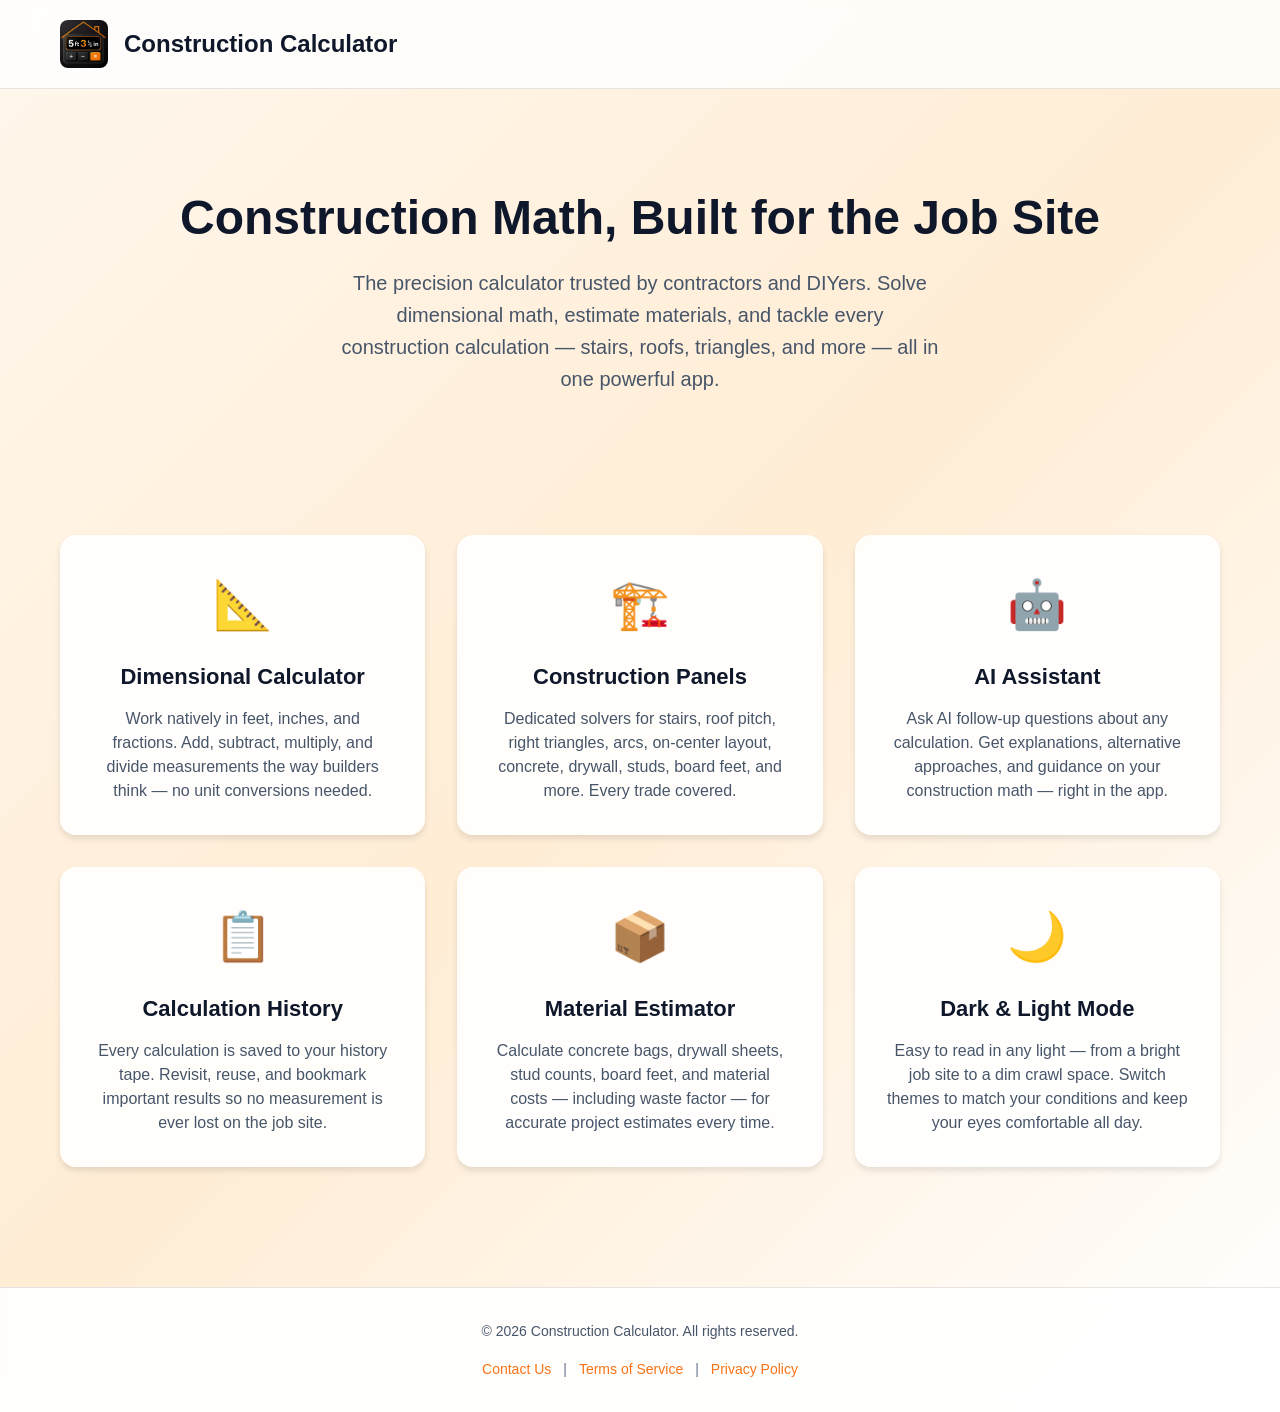
<file: index.html>
<!DOCTYPE html>
<html lang="en">
<head>
  <meta charset="UTF-8">
  <meta name="viewport" content="width=device-width, initial-scale=1.0">
  <meta name="description" content="Construction Calculator - The essential math tool for contractors and DIYers. Calculate stairs, roofs, triangles, materials, and more with precision construction math.">
  <meta name="theme-color" content="#F97316">
  <title>Construction Calculator - Construction Math for Professionals</title>
  <link rel="stylesheet" href="index.css">
</head>
<body>
  <header class="header">
    <div class="container">
      <div class="header-content">
        <img id="logo" src="" alt="App Logo" class="logo">
        <h1 id="app-name" class="app-name">Construction Calculator</h1>
      </div>
    </div>
  </header>

  <main class="main">
    <section class="hero">
      <div class="container">
        <div class="hero-content">
          <h2 class="hero-title">Construction Math, Built for the Job Site</h2>
          <p class="hero-description">
            The precision calculator trusted by contractors and DIYers. Solve dimensional math, estimate materials, and tackle every construction calculation — stairs, roofs, triangles, and more — all in one powerful app.
          </p>
        </div>
      </div>
    </section>

    <section class="features">
      <div class="container">
        <div class="features-grid">
          <div class="feature-card">
            <div class="feature-icon">📐</div>
            <h3 class="feature-title">Dimensional Calculator</h3>
            <p class="feature-description">Work natively in feet, inches, and fractions. Add, subtract, multiply, and divide measurements the way builders think — no unit conversions needed.</p>
          </div>
          <div class="feature-card">
            <div class="feature-icon">🏗️</div>
            <h3 class="feature-title">Construction Panels</h3>
            <p class="feature-description">Dedicated solvers for stairs, roof pitch, right triangles, arcs, on-center layout, concrete, drywall, studs, board feet, and more. Every trade covered.</p>
          </div>
          <div class="feature-card">
            <div class="feature-icon">🤖</div>
            <h3 class="feature-title">AI Assistant</h3>
            <p class="feature-description">Ask AI follow-up questions about any calculation. Get explanations, alternative approaches, and guidance on your construction math — right in the app.</p>
          </div>
          <div class="feature-card">
            <div class="feature-icon">📋</div>
            <h3 class="feature-title">Calculation History</h3>
            <p class="feature-description">Every calculation is saved to your history tape. Revisit, reuse, and bookmark important results so no measurement is ever lost on the job site.</p>
          </div>
          <div class="feature-card">
            <div class="feature-icon">📦</div>
            <h3 class="feature-title">Material Estimator</h3>
            <p class="feature-description">Calculate concrete bags, drywall sheets, stud counts, board feet, and material costs — including waste factor — for accurate project estimates every time.</p>
          </div>
          <div class="feature-card">
            <div class="feature-icon">🌙</div>
            <h3 class="feature-title">Dark & Light Mode</h3>
            <p class="feature-description">Easy to read in any light — from a bright job site to a dim crawl space. Switch themes to match your conditions and keep your eyes comfortable all day.</p>
          </div>
        </div>
      </div>
    </section>
  </main>

  <footer class="footer">
    <div class="container">
      <div class="footer-content">
        <p class="footer-text">&copy; 2026 <span id="footer-app-name">Construction Calculator</span>. All rights reserved.</p>
        <nav class="footer-links">
          <a id="contact-link" href="mailto:support@example.com" class="footer-link">Contact Us</a>
          <span class="footer-separator">|</span>
          <a id="terms-link" href="terms.html" class="footer-link">Terms of Service</a>
          <span class="footer-separator">|</span>
          <a id="privacy-link" href="privacy.html" class="footer-link">Privacy Policy</a>
        </nav>
      </div>
    </div>
  </footer>

  <script src="config.js"></script>
  <script src="index.js"></script>
</body>
</html>
</file>
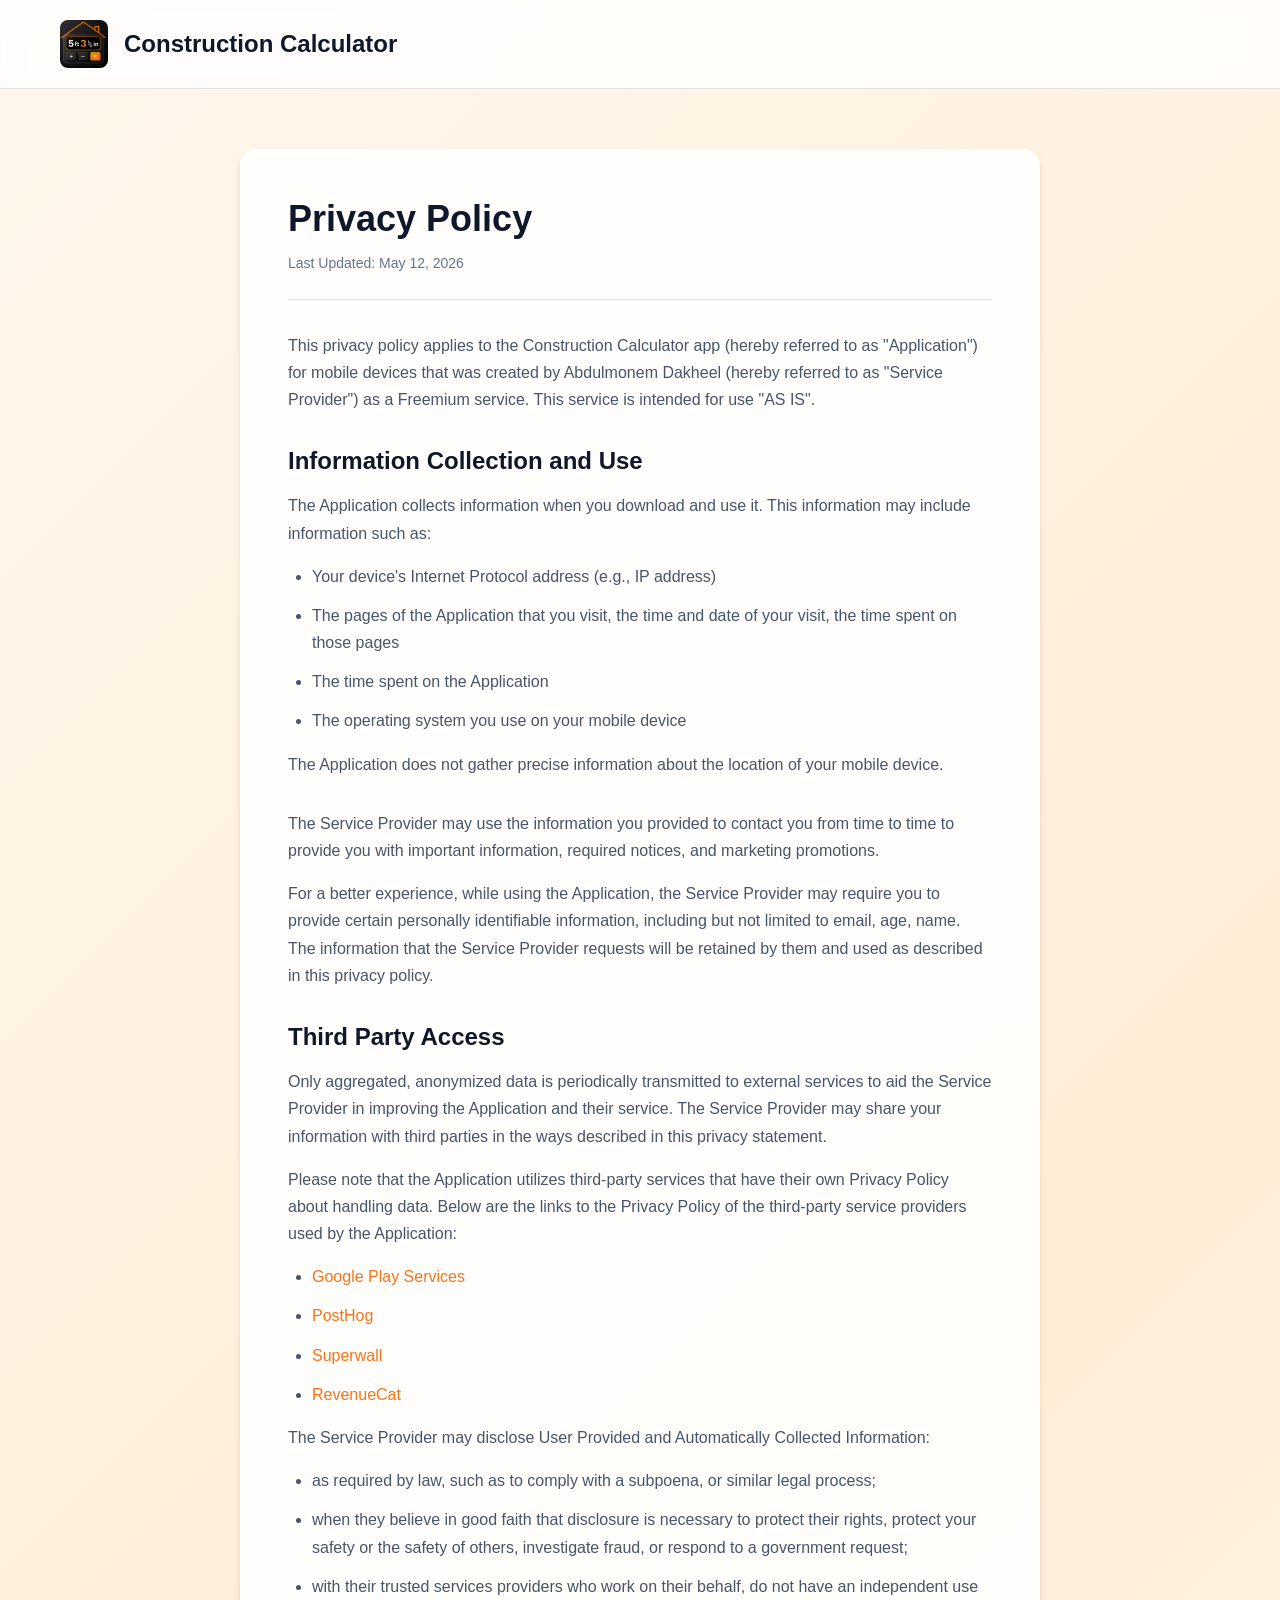
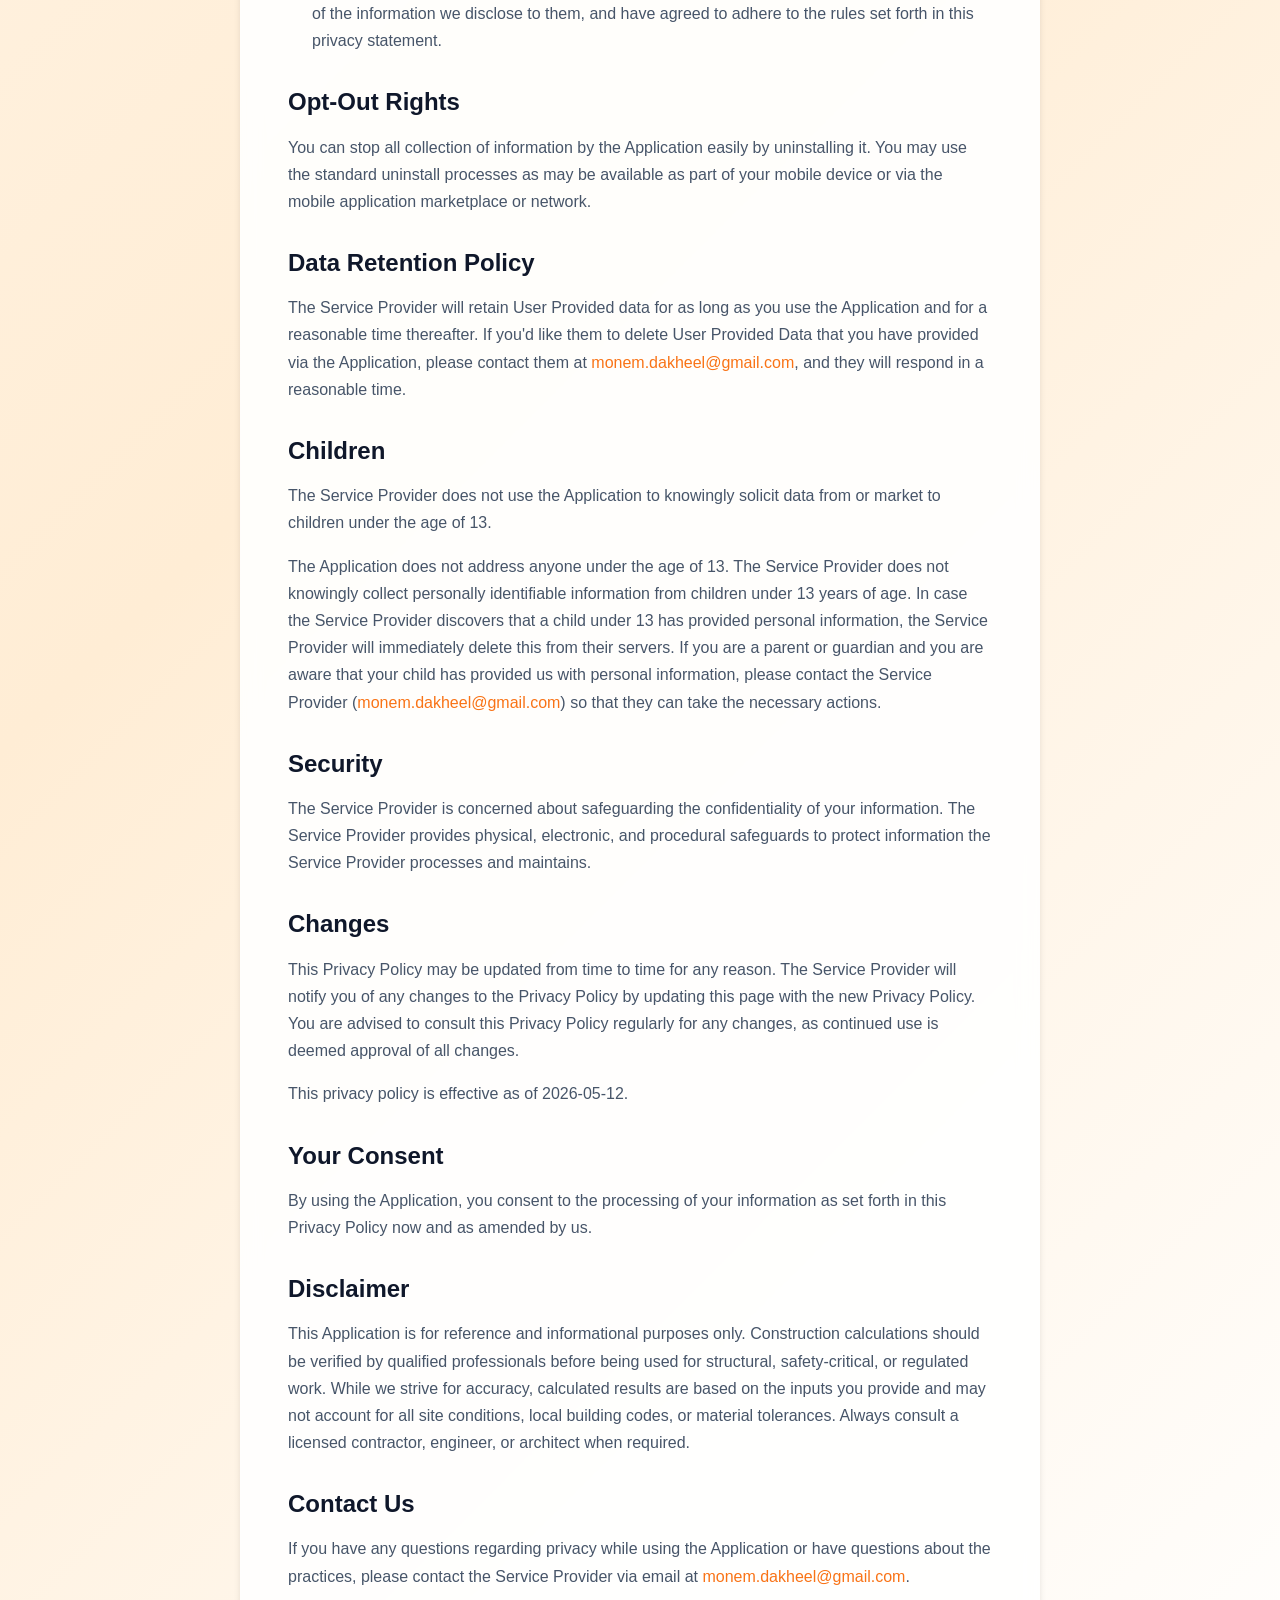
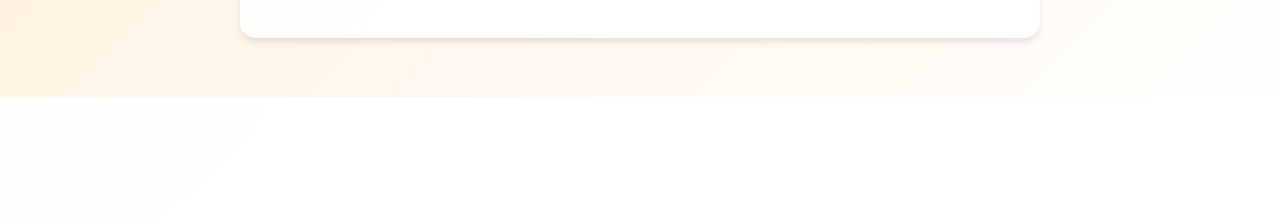
<file: privacy.html>
<!DOCTYPE html>
<html lang="en">
<head>
  <meta charset="UTF-8">
  <meta name="viewport" content="width=device-width, initial-scale=1.0">
  <meta name="description" content="Privacy Policy">
  <meta name="theme-color" content="#F97316">
  <title>Privacy Policy - Construction Calculator</title>
  <link rel="stylesheet" href="index.css">
</head>
<body>
  <header class="header">
    <div class="container">
      <div class="header-content">
        <a href="index.html" class="header-link">
          <img id="logo" src="" alt="App Logo" class="logo">
          <h1 id="app-name" class="app-name">Construction Calculator</h1>
        </a>
      </div>
    </div>
  </header>

  <main class="main">
    <div class="container">
      <article class="legal-content">
        <h1 class="legal-title">Privacy Policy</h1>
        <p class="legal-last-updated">Last Updated: <span id="last-updated">May 12, 2026</span></p>

        <section class="legal-section">
          <p class="legal-text">
            This privacy policy applies to the <span id="app-name-inline">Construction Calculator</span> app (hereby referred to as "Application") 
            for mobile devices that was created by Abdulmonem Dakheel (hereby referred to as "Service Provider") as a Freemium service. 
            This service is intended for use "AS IS".
          </p>
        </section>

        <section class="legal-section">
          <h2 class="legal-heading">Information Collection and Use</h2>
          <p class="legal-text">
            The Application collects information when you download and use it. This information may include information such as:
          </p>
          <ul class="legal-list">
            <li>Your device's Internet Protocol address (e.g., IP address)</li>
            <li>The pages of the Application that you visit, the time and date of your visit, the time spent on those pages</li>
            <li>The time spent on the Application</li>
            <li>The operating system you use on your mobile device</li>
          </ul>
          <p class="legal-text">
            The Application does not gather precise information about the location of your mobile device.
          </p>
        </section>

        <section class="legal-section">
          <p class="legal-text">
            The Service Provider may use the information you provided to contact you from time to time to provide you with important 
            information, required notices, and marketing promotions.
          </p>
          <p class="legal-text">
            For a better experience, while using the Application, the Service Provider may require you to provide certain personally 
            identifiable information, including but not limited to email, age, name. The information that the Service Provider requests 
            will be retained by them and used as described in this privacy policy.
          </p>
        </section>

        <section class="legal-section">
          <h2 class="legal-heading">Third Party Access</h2>
          <p class="legal-text">
            Only aggregated, anonymized data is periodically transmitted to external services to aid the Service Provider in improving 
            the Application and their service. The Service Provider may share your information with third parties in the ways described 
            in this privacy statement.
          </p>
          <p class="legal-text">
            Please note that the Application utilizes third-party services that have their own Privacy Policy about handling data. 
            Below are the links to the Privacy Policy of the third-party service providers used by the Application:
          </p>
          <ul class="legal-list">
            <li><a href="https://policies.google.com/privacy" target="_blank" rel="noopener noreferrer" class="legal-link">Google Play Services</a></li>
            <li><a href="https://posthog.com/privacy" target="_blank" rel="noopener noreferrer" class="legal-link">PostHog</a></li>
            <li><a href="https://superwall.com/legal/privacy-policy" target="_blank" rel="noopener noreferrer" class="legal-link">Superwall</a></li>
            <li><a href="https://www.revenuecat.com/privacy" target="_blank" rel="noopener noreferrer" class="legal-link">RevenueCat</a></li>
          </ul>
          <p class="legal-text">The Service Provider may disclose User Provided and Automatically Collected Information:</p>
          <ul class="legal-list">
            <li>as required by law, such as to comply with a subpoena, or similar legal process;</li>
            <li>when they believe in good faith that disclosure is necessary to protect their rights, protect your safety or the safety 
              of others, investigate fraud, or respond to a government request;</li>
            <li>with their trusted services providers who work on their behalf, do not have an independent use of the information we 
              disclose to them, and have agreed to adhere to the rules set forth in this privacy statement.</li>
          </ul>
        </section>

        <section class="legal-section">
          <h2 class="legal-heading">Opt-Out Rights</h2>
          <p class="legal-text">
            You can stop all collection of information by the Application easily by uninstalling it. You may use the standard 
            uninstall processes as may be available as part of your mobile device or via the mobile application marketplace or network.
          </p>
        </section>

        <section class="legal-section">
          <h2 class="legal-heading">Data Retention Policy</h2>
          <p class="legal-text">
            The Service Provider will retain User Provided data for as long as you use the Application and for a reasonable time thereafter. 
            If you'd like them to delete User Provided Data that you have provided via the Application, please contact them at 
            <a id="contact-email-link" href="mailto:monem.dakheel@gmail.com" class="legal-link">monem.dakheel@gmail.com</a>, 
            and they will respond in a reasonable time.
          </p>
        </section>

        <section class="legal-section">
          <h2 class="legal-heading">Children</h2>
          <p class="legal-text">
            The Service Provider does not use the Application to knowingly solicit data from or market to children under the age of 13.
          </p>
          <p class="legal-text">
            The Application does not address anyone under the age of 13. The Service Provider does not knowingly collect personally 
            identifiable information from children under 13 years of age. In case the Service Provider discovers that a child under 13 
            has provided personal information, the Service Provider will immediately delete this from their servers. If you are a parent 
            or guardian and you are aware that your child has provided us with personal information, please contact the Service Provider 
            (<a id="contact-email-link-2" href="mailto:monem.dakheel@gmail.com" class="legal-link">monem.dakheel@gmail.com</a>) 
            so that they can take the necessary actions.
          </p>
        </section>

        <section class="legal-section">
          <h2 class="legal-heading">Security</h2>
          <p class="legal-text">
            The Service Provider is concerned about safeguarding the confidentiality of your information. The Service Provider provides 
            physical, electronic, and procedural safeguards to protect information the Service Provider processes and maintains.
          </p>
        </section>

        <section class="legal-section">
          <h2 class="legal-heading">Changes</h2>
          <p class="legal-text">
            This Privacy Policy may be updated from time to time for any reason. The Service Provider will notify you of any changes 
            to the Privacy Policy by updating this page with the new Privacy Policy. You are advised to consult this Privacy Policy 
            regularly for any changes, as continued use is deemed approval of all changes.
          </p>
          <p class="legal-text">
            This privacy policy is effective as of 2026-05-12.
          </p>
        </section>

        <section class="legal-section">
          <h2 class="legal-heading">Your Consent</h2>
          <p class="legal-text">
            By using the Application, you consent to the processing of your information as set forth in this Privacy Policy now and 
            as amended by us.
          </p>
        </section>

        <section class="legal-section">
          <h2 class="legal-heading">Disclaimer</h2>
          <p class="legal-text">
            This Application is for reference and informational purposes only. Construction calculations should be verified by qualified 
            professionals before being used for structural, safety-critical, or regulated work. While we strive for accuracy, calculated 
            results are based on the inputs you provide and may not account for all site conditions, local building codes, or material 
            tolerances. Always consult a licensed contractor, engineer, or architect when required.
          </p>
        </section>

        <section class="legal-section">
          <h2 class="legal-heading">Contact Us</h2>
          <p class="legal-text">
            If you have any questions regarding privacy while using the Application or have questions about the practices, please contact 
            the Service Provider via email at <a id="contact-email-link-3" href="mailto:monem.dakheel@gmail.com" class="legal-link">monem.dakheel@gmail.com</a>.
          </p>
        </section>
      </article>
    </div>
  </main>

  <footer class="footer">
    <div class="container">
      <div class="footer-content">
        <p class="footer-text">&copy; 2026 <span id="footer-app-name">Construction Calculator</span>. All rights reserved.</p>
        <nav class="footer-links">
          <a id="contact-link" href="mailto:monem.dakheel@gmail.com" class="footer-link">Contact Us</a>
          <span class="footer-separator">|</span>
          <a id="terms-link" href="terms.html" class="footer-link">Terms of Service</a>
          <span class="footer-separator">|</span>
          <a id="privacy-link" href="privacy.html" class="footer-link">Privacy Policy</a>
        </nav>
      </div>
    </div>
  </footer>

  <script src="config.js"></script>
  <script src="index.js"></script>
</body>
</html>
</file>
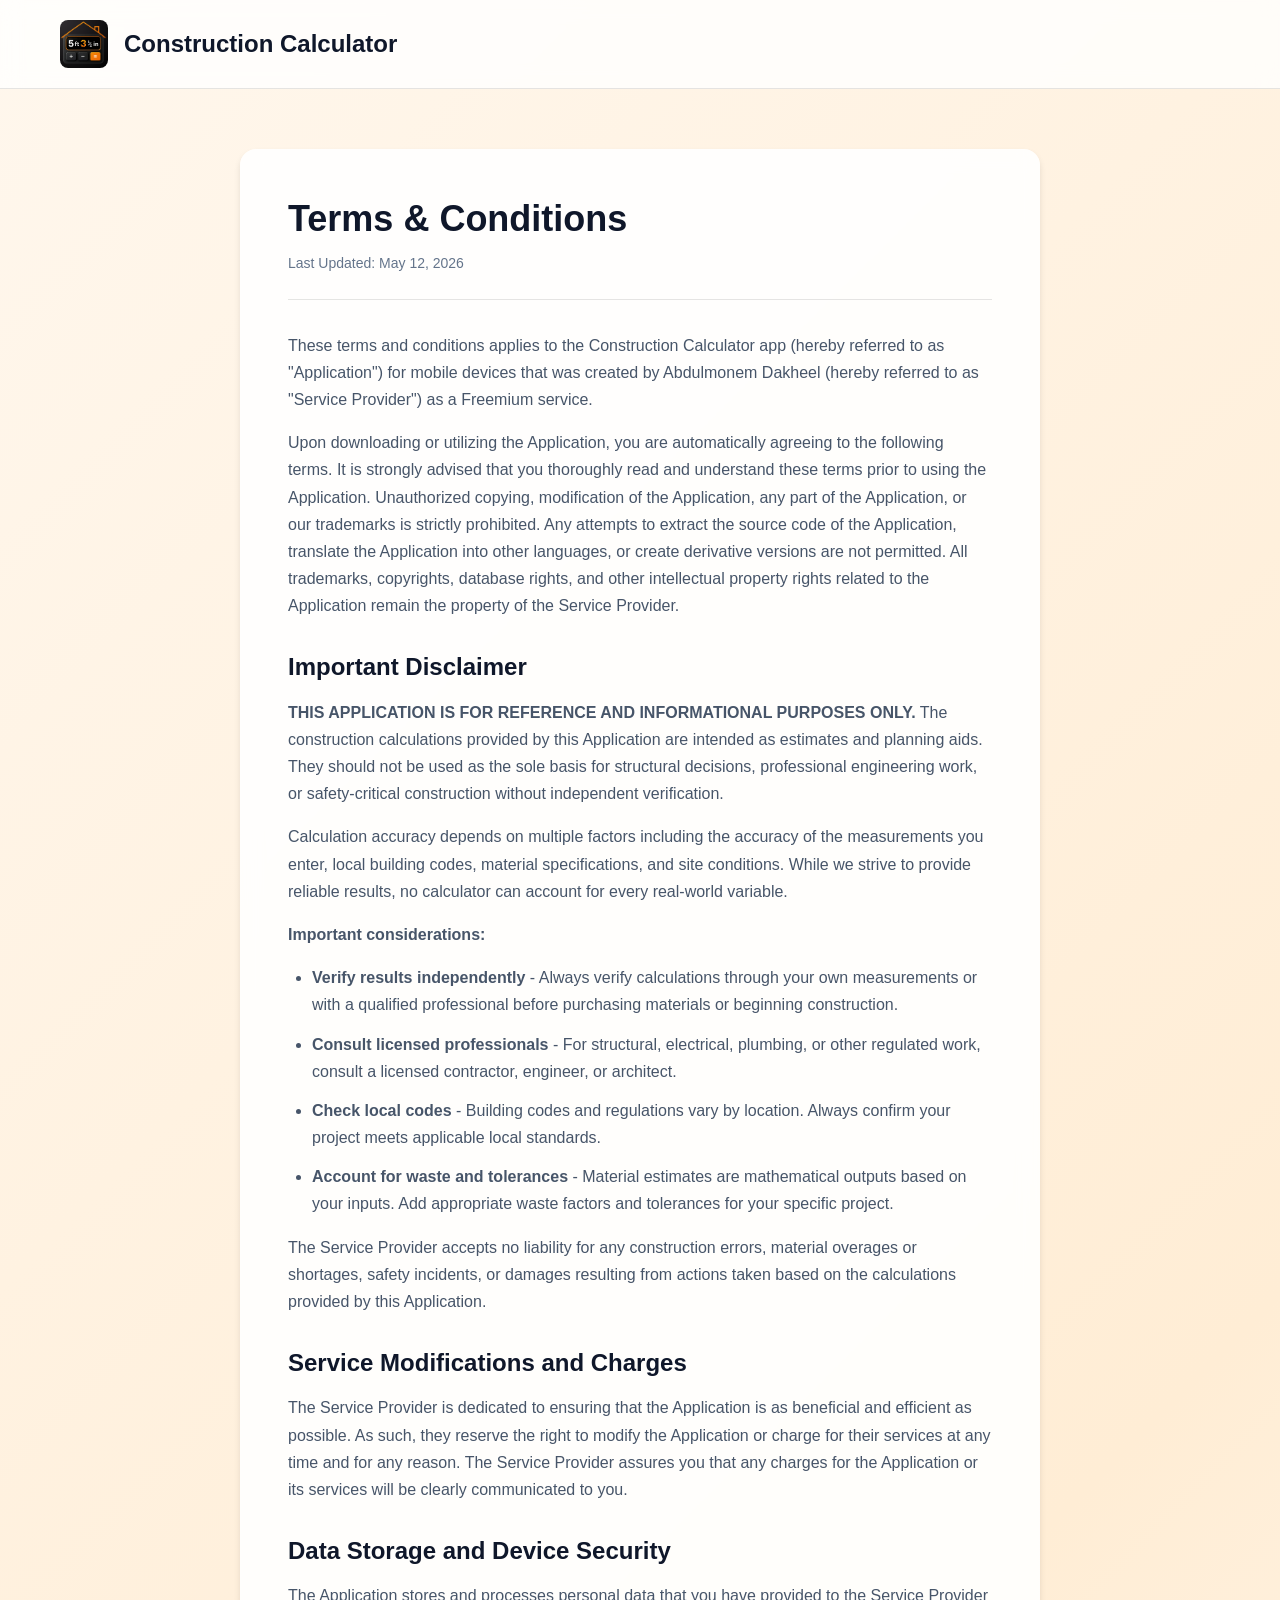
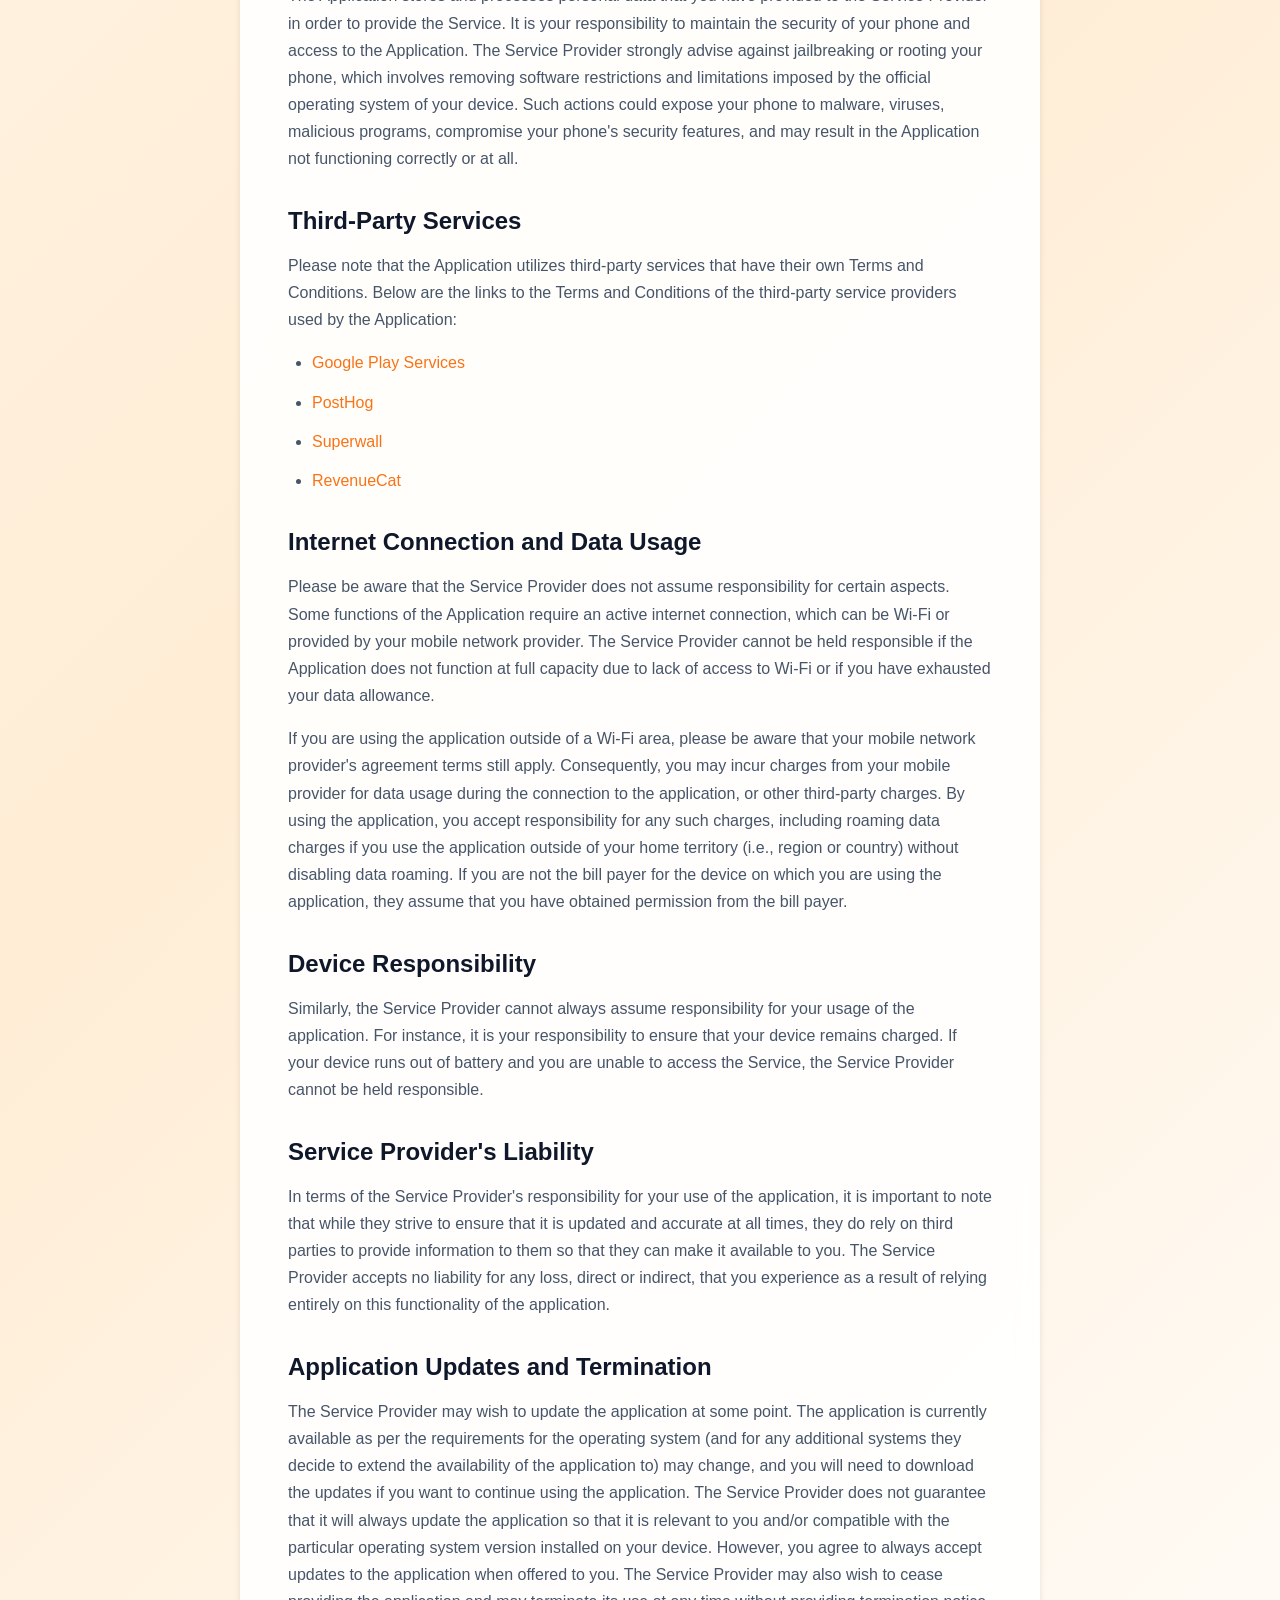
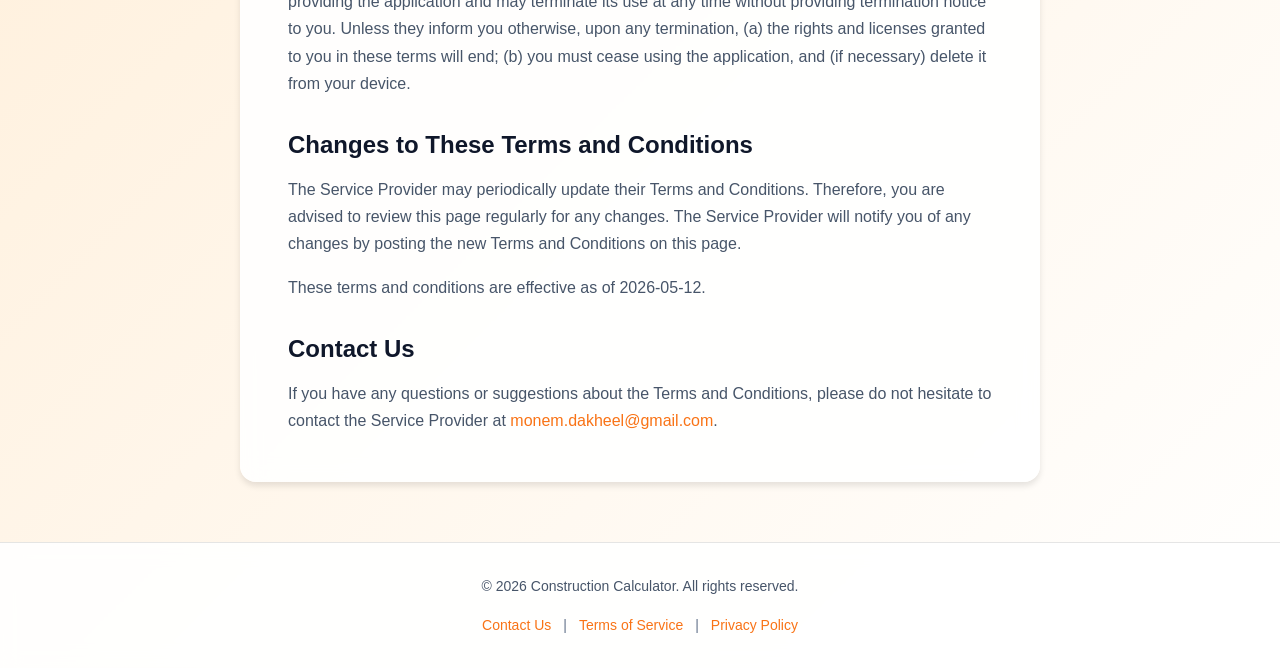
<file: terms.html>
<!DOCTYPE html>
<html lang="en">
<head>
  <meta charset="UTF-8">
  <meta name="viewport" content="width=device-width, initial-scale=1.0">
  <meta name="description" content="Terms of Service">
  <meta name="theme-color" content="#F97316">
  <title>Terms of Service - Construction Calculator</title>
  <link rel="stylesheet" href="index.css">
</head>
<body>
  <header class="header">
    <div class="container">
      <div class="header-content">
        <a href="index.html" class="header-link">
          <img id="logo" src="" alt="App Logo" class="logo">
          <h1 id="app-name" class="app-name">Construction Calculator</h1>
        </a>
      </div>
    </div>
  </header>

  <main class="main">
    <div class="container">
      <article class="legal-content">
        <h1 class="legal-title">Terms & Conditions</h1>
        <p class="legal-last-updated">Last Updated: <span id="last-updated">May 12, 2026</span></p>

        <section class="legal-section">
          <p class="legal-text">
            These terms and conditions applies to the <span id="app-name-inline">Construction Calculator</span> app (hereby referred to as "Application") 
            for mobile devices that was created by Abdulmonem Dakheel (hereby referred to as "Service Provider") as a Freemium service.
          </p>
          <p class="legal-text">
            Upon downloading or utilizing the Application, you are automatically agreeing to the following terms. It is strongly advised that 
            you thoroughly read and understand these terms prior to using the Application. Unauthorized copying, modification of the Application, 
            any part of the Application, or our trademarks is strictly prohibited. Any attempts to extract the source code of the Application, 
            translate the Application into other languages, or create derivative versions are not permitted. All trademarks, copyrights, database 
            rights, and other intellectual property rights related to the Application remain the property of the Service Provider.
          </p>
        </section>

        <section class="legal-section">
          <h2 class="legal-heading">Important Disclaimer</h2>
          <p class="legal-text">
            <strong>THIS APPLICATION IS FOR REFERENCE AND INFORMATIONAL PURPOSES ONLY.</strong> The construction calculations 
            provided by this Application are intended as estimates and planning aids. They should not be used as the sole basis for 
            structural decisions, professional engineering work, or safety-critical construction without independent verification.
          </p>
          <p class="legal-text">
            Calculation accuracy depends on multiple factors including the accuracy of the measurements you enter, local building 
            codes, material specifications, and site conditions. While we strive to provide reliable results, no calculator 
            can account for every real-world variable.
          </p>
          <p class="legal-text">
            <strong>Important considerations:</strong>
          </p>
          <ul class="legal-list">
            <li><strong>Verify results independently</strong> - Always verify calculations through your own measurements or with a qualified professional before purchasing materials or beginning construction.</li>
            <li><strong>Consult licensed professionals</strong> - For structural, electrical, plumbing, or other regulated work, consult a licensed contractor, engineer, or architect.</li>
            <li><strong>Check local codes</strong> - Building codes and regulations vary by location. Always confirm your project meets applicable local standards.</li>
            <li><strong>Account for waste and tolerances</strong> - Material estimates are mathematical outputs based on your inputs. Add appropriate waste factors and tolerances for your specific project.</li>
          </ul>
          <p class="legal-text">
            The Service Provider accepts no liability for any construction errors, material overages or shortages, safety incidents, 
            or damages resulting from actions taken based on the calculations provided by this Application.
          </p>
        </section>

        <section class="legal-section">
          <h2 class="legal-heading">Service Modifications and Charges</h2>
          <p class="legal-text">
            The Service Provider is dedicated to ensuring that the Application is as beneficial and efficient as possible. As such, they reserve 
            the right to modify the Application or charge for their services at any time and for any reason. The Service Provider assures you 
            that any charges for the Application or its services will be clearly communicated to you.
          </p>
        </section>

        <section class="legal-section">
          <h2 class="legal-heading">Data Storage and Device Security</h2>
          <p class="legal-text">
            The Application stores and processes personal data that you have provided to the Service Provider in order to provide the Service. 
            It is your responsibility to maintain the security of your phone and access to the Application. The Service Provider strongly 
            advise against jailbreaking or rooting your phone, which involves removing software restrictions and limitations imposed by the 
            official operating system of your device. Such actions could expose your phone to malware, viruses, malicious programs, compromise 
            your phone's security features, and may result in the Application not functioning correctly or at all.
          </p>
        </section>

        <section class="legal-section">
          <h2 class="legal-heading">Third-Party Services</h2>
          <p class="legal-text">
            Please note that the Application utilizes third-party services that have their own Terms and Conditions. Below are the links to the 
            Terms and Conditions of the third-party service providers used by the Application:
          </p>
          <ul class="legal-list">
            <li><a href="https://policies.google.com/terms" target="_blank" rel="noopener noreferrer" class="legal-link">Google Play Services</a></li>
            <li><a href="https://posthog.com/terms" target="_blank" rel="noopener noreferrer" class="legal-link">PostHog</a></li>
            <li><a href="https://superwall.com/legal/terms-of-service" target="_blank" rel="noopener noreferrer" class="legal-link">Superwall</a></li>
            <li><a href="https://www.revenuecat.com/terms" target="_blank" rel="noopener noreferrer" class="legal-link">RevenueCat</a></li>
          </ul>
        </section>

        <section class="legal-section">
          <h2 class="legal-heading">Internet Connection and Data Usage</h2>
          <p class="legal-text">
            Please be aware that the Service Provider does not assume responsibility for certain aspects. Some functions of the Application 
            require an active internet connection, which can be Wi-Fi or provided by your mobile network provider. The Service Provider cannot 
            be held responsible if the Application does not function at full capacity due to lack of access to Wi-Fi or if you have exhausted 
            your data allowance.
          </p>
          <p class="legal-text">
            If you are using the application outside of a Wi-Fi area, please be aware that your mobile network provider's agreement terms still 
            apply. Consequently, you may incur charges from your mobile provider for data usage during the connection to the application, or 
            other third-party charges. By using the application, you accept responsibility for any such charges, including roaming data charges 
            if you use the application outside of your home territory (i.e., region or country) without disabling data roaming. If you are not 
            the bill payer for the device on which you are using the application, they assume that you have obtained permission from the bill payer.
          </p>
        </section>

        <section class="legal-section">
          <h2 class="legal-heading">Device Responsibility</h2>
          <p class="legal-text">
            Similarly, the Service Provider cannot always assume responsibility for your usage of the application. For instance, it is your 
            responsibility to ensure that your device remains charged. If your device runs out of battery and you are unable to access the Service, 
            the Service Provider cannot be held responsible.
          </p>
        </section>

        <section class="legal-section">
          <h2 class="legal-heading">Service Provider's Liability</h2>
          <p class="legal-text">
            In terms of the Service Provider's responsibility for your use of the application, it is important to note that while they strive to 
            ensure that it is updated and accurate at all times, they do rely on third parties to provide information to them so that they can 
            make it available to you. The Service Provider accepts no liability for any loss, direct or indirect, that you experience as a result 
            of relying entirely on this functionality of the application.
          </p>
        </section>

        <section class="legal-section">
          <h2 class="legal-heading">Application Updates and Termination</h2>
          <p class="legal-text">
            The Service Provider may wish to update the application at some point. The application is currently available as per the requirements 
            for the operating system (and for any additional systems they decide to extend the availability of the application to) may change, 
            and you will need to download the updates if you want to continue using the application. The Service Provider does not guarantee that 
            it will always update the application so that it is relevant to you and/or compatible with the particular operating system version 
            installed on your device. However, you agree to always accept updates to the application when offered to you. The Service Provider may 
            also wish to cease providing the application and may terminate its use at any time without providing termination notice to you. Unless 
            they inform you otherwise, upon any termination, (a) the rights and licenses granted to you in these terms will end; (b) you must cease 
            using the application, and (if necessary) delete it from your device.
          </p>
        </section>

        <section class="legal-section">
          <h2 class="legal-heading">Changes to These Terms and Conditions</h2>
          <p class="legal-text">
            The Service Provider may periodically update their Terms and Conditions. Therefore, you are advised to review this page regularly 
            for any changes. The Service Provider will notify you of any changes by posting the new Terms and Conditions on this page.
          </p>
          <p class="legal-text">
            These terms and conditions are effective as of 2026-05-12.
          </p>
        </section>

        <section class="legal-section">
          <h2 class="legal-heading">Contact Us</h2>
          <p class="legal-text">
            If you have any questions or suggestions about the Terms and Conditions, please do not hesitate to contact the Service Provider at 
            <a id="contact-email-link" href="mailto:monem.dakheel@gmail.com" class="legal-link">monem.dakheel@gmail.com</a>.
          </p>
        </section>
      </article>
    </div>
  </main>

  <footer class="footer">
    <div class="container">
      <div class="footer-content">
        <p class="footer-text">&copy; 2026 <span id="footer-app-name">Construction Calculator</span>. All rights reserved.</p>
        <nav class="footer-links">
          <a id="contact-link" href="mailto:monem.dakheel@gmail.com" class="footer-link">Contact Us</a>
          <span class="footer-separator">|</span>
          <a id="terms-link" href="terms.html" class="footer-link">Terms of Service</a>
          <span class="footer-separator">|</span>
          <a id="privacy-link" href="privacy.html" class="footer-link">Privacy Policy</a>
        </nav>
      </div>
    </div>
  </footer>

  <script src="config.js"></script>
  <script src="index.js"></script>
</body>
</html>
</file>
<file: index.css>
/**
 * Landing Page Styles
 * 
 * Colors are set dynamically via CSS custom properties from config.js
 */

:root {
  /* These will be set dynamically by JavaScript from config.js */
  /* Default fallbacks match Construction Calculator orange theme (#F97316) */
  --color-primary: #F97316;
  --color-primary-dark: #EA580C;
  --color-primary-light: #FB923C;
  --color-background: #FFFFFF;
  --color-background-secondary: #FFF7ED;
  --color-text: #0F172A;
  --color-text-secondary: #475569;
  --color-text-tertiary: #64748B;
  --color-gradient-start: #FFF7ED;
  --color-gradient-middle: #FFEDD5;
  --color-gradient-end: #FFFFFF;
}

* {
  margin: 0;
  padding: 0;
  box-sizing: border-box;
}

body {
  font-family: -apple-system, BlinkMacSystemFont, 'Segoe UI', 'Roboto', 'Oxygen',
    'Ubuntu', 'Cantarell', 'Fira Sans', 'Droid Sans', 'Helvetica Neue',
    sans-serif;
  -webkit-font-smoothing: antialiased;
  -moz-osx-font-smoothing: grayscale;
  background: linear-gradient(
    135deg,
    var(--color-gradient-start) 0%,
    var(--color-gradient-middle) 50%,
    var(--color-gradient-end) 100%
  );
  color: var(--color-text);
  line-height: 1.6;
  min-height: 100vh;
  display: flex;
  flex-direction: column;
}

.container {
  max-width: 1200px;
  margin: 0 auto;
  padding: 0 20px;
  width: 100%;
}

/* Header Styles */
.header {
  background: rgba(255, 255, 255, 0.8);
  backdrop-filter: blur(10px);
  border-bottom: 1px solid rgba(0, 0, 0, 0.1);
  padding: 20px 0;
  position: sticky;
  top: 0;
  z-index: 100;
}

.header-content {
  display: flex;
  align-items: center;
  gap: 16px;
}

.logo {
  width: 48px;
  height: 48px;
  object-fit: contain;
  border-radius: 8px;
}

.app-name {
  font-size: 24px;
  font-weight: 700;
  color: var(--color-text);
  margin: 0;
}

/* Main Content */
.main {
  flex: 1;
  padding: 60px 0;
}

/* Hero Section */
.hero {
  text-align: center;
  padding: 40px 0;
}

.hero-title {
  font-size: 48px;
  font-weight: 700;
  color: var(--color-text);
  margin-bottom: 20px;
  line-height: 1.2;
}

.hero-description {
  font-size: 20px;
  color: var(--color-text-secondary);
  max-width: 600px;
  margin: 0 auto;
  line-height: 1.6;
}

/* Features Section */
.features {
  padding: 60px 0;
}

.features-grid {
  display: grid;
  grid-template-columns: repeat(auto-fit, minmax(280px, 1fr));
  gap: 32px;
  margin-top: 40px;
}

.feature-card {
  background: rgba(255, 255, 255, 0.9);
  backdrop-filter: blur(10px);
  border-radius: 16px;
  padding: 32px;
  text-align: center;
  box-shadow: 0 4px 6px rgba(0, 0, 0, 0.1);
  transition: transform 0.3s ease, box-shadow 0.3s ease;
}

.feature-card:hover {
  transform: translateY(-4px);
  box-shadow: 0 8px 12px rgba(0, 0, 0, 0.15);
}

.feature-icon {
  font-size: 48px;
  margin-bottom: 16px;
}

.feature-title {
  font-size: 22px;
  font-weight: 600;
  color: var(--color-text);
  margin-bottom: 12px;
}

.feature-description {
  font-size: 16px;
  color: var(--color-text-secondary);
  line-height: 1.5;
}

/* Footer Styles */
.footer {
  background: rgba(255, 255, 255, 0.9);
  backdrop-filter: blur(10px);
  border-top: 1px solid rgba(0, 0, 0, 0.1);
  padding: 32px 0;
  margin-top: auto;
}

.footer-content {
  display: flex;
  flex-direction: column;
  align-items: center;
  gap: 16px;
  text-align: center;
}

.footer-text {
  font-size: 14px;
  color: var(--color-text-secondary);
}

.footer-links {
  display: flex;
  align-items: center;
  gap: 12px;
  flex-wrap: wrap;
  justify-content: center;
}

.footer-link {
  color: var(--color-primary);
  text-decoration: none;
  font-size: 14px;
  font-weight: 500;
  transition: color 0.2s ease;
}

.footer-link:hover {
  color: var(--color-primary-dark);
  text-decoration: underline;
}

.footer-separator {
  color: var(--color-text-tertiary);
  font-size: 14px;
}

/* Legal Pages Styles */
.header-link {
  display: flex;
  align-items: center;
  gap: 16px;
  text-decoration: none;
  color: inherit;
}

.header-link:hover {
  opacity: 0.8;
}

.legal-content {
  background: rgba(255, 255, 255, 0.9);
  backdrop-filter: blur(10px);
  border-radius: 16px;
  padding: 48px;
  max-width: 800px;
  margin: 0 auto;
  box-shadow: 0 4px 6px rgba(0, 0, 0, 0.1);
}

.legal-title {
  font-size: 36px;
  font-weight: 700;
  color: var(--color-text);
  margin-bottom: 12px;
  line-height: 1.2;
}

.legal-last-updated {
  font-size: 14px;
  color: var(--color-text-tertiary);
  margin-bottom: 32px;
  padding-bottom: 24px;
  border-bottom: 1px solid rgba(0, 0, 0, 0.1);
}

.legal-section {
  margin-bottom: 32px;
}

.legal-section:last-child {
  margin-bottom: 0;
}

.legal-heading {
  font-size: 24px;
  font-weight: 600;
  color: var(--color-text);
  margin-bottom: 16px;
  line-height: 1.3;
}

.legal-text {
  font-size: 16px;
  color: var(--color-text-secondary);
  line-height: 1.7;
  margin-bottom: 16px;
}

.legal-text:last-child {
  margin-bottom: 0;
}

.legal-list {
  margin-left: 24px;
  margin-bottom: 16px;
  color: var(--color-text-secondary);
}

.legal-list li {
  font-size: 16px;
  line-height: 1.7;
  margin-bottom: 12px;
}

.legal-list li:last-child {
  margin-bottom: 0;
}

.legal-link {
  color: var(--color-primary);
  text-decoration: none;
  font-weight: 500;
  transition: color 0.2s ease;
}

.legal-link:hover {
  color: var(--color-primary-dark);
  text-decoration: underline;
}

/* Responsive Design */
@media (max-width: 768px) {
  .hero-title {
    font-size: 36px;
  }

  .hero-description {
    font-size: 18px;
    padding: 0 20px;
  }

  .features-grid {
    grid-template-columns: 1fr;
    gap: 24px;
  }

  .feature-card {
    padding: 24px;
  }

  .app-name {
    font-size: 20px;
  }

  .logo {
    width: 40px;
    height: 40px;
  }

  .footer-links {
    flex-direction: column;
    gap: 8px;
  }

  .footer-separator {
    display: none;
  }
}

@media (max-width: 480px) {
  .hero-title {
    font-size: 28px;
  }

  .hero-description {
    font-size: 16px;
  }

  .container {
    padding: 0 16px;
  }

  .legal-content {
    padding: 32px 24px;
  }

  .legal-title {
    font-size: 28px;
  }

  .legal-heading {
    font-size: 20px;
  }

  .legal-text,
  .legal-list li {
    font-size: 15px;
  }
}
</file>
